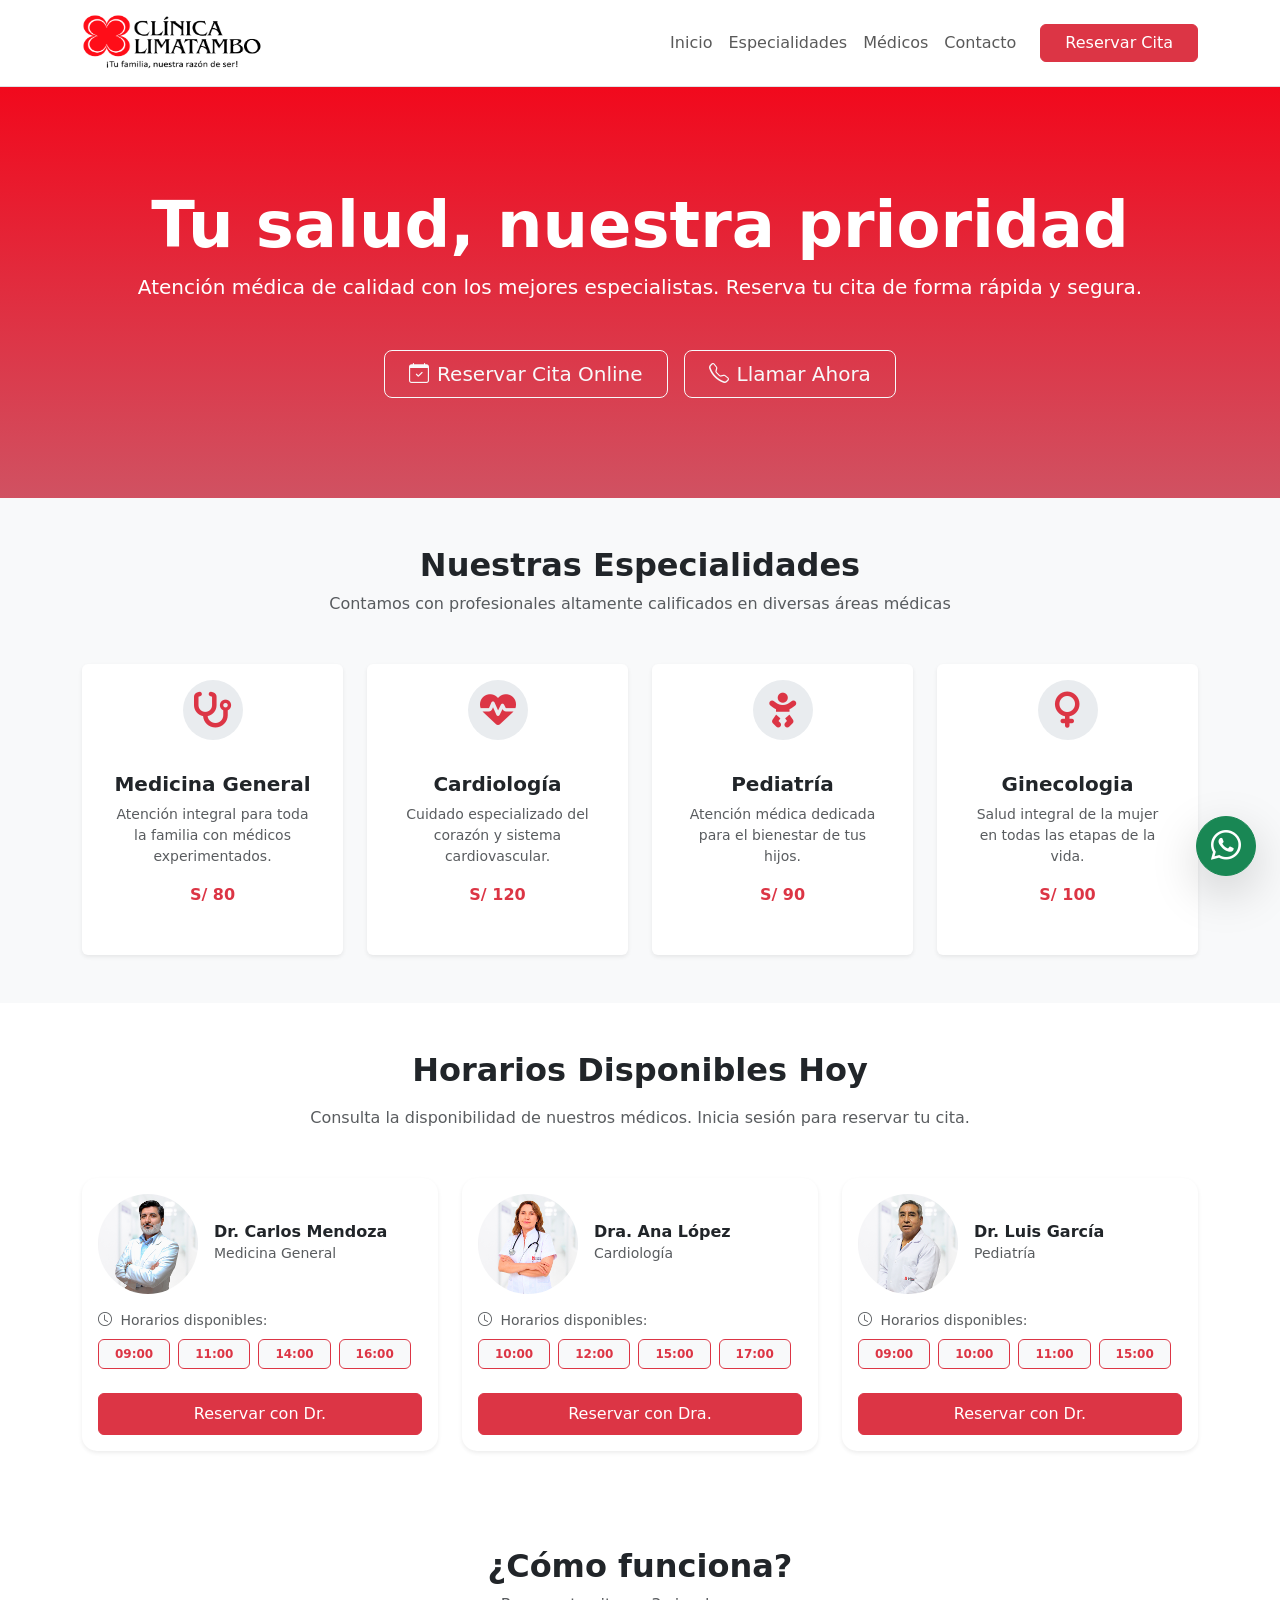
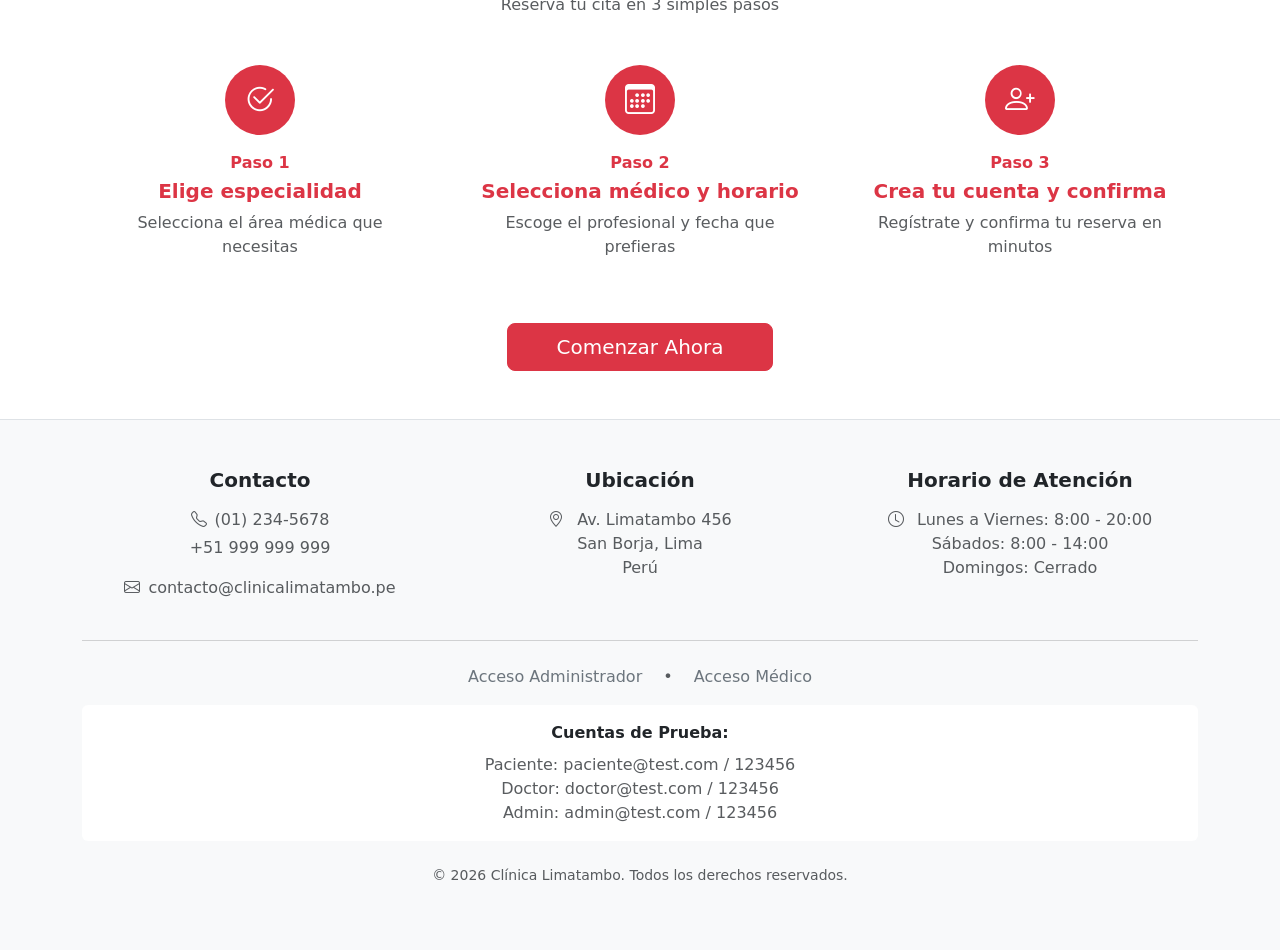
<file: index.html>
<!DOCTYPE html>
<html lang="es">

<head>
    <meta charset="UTF-8">
    <meta name="viewport" content="width=device-width, initial-scale=1.0">
    <title>Clínica Limatambo</title>
    <link rel="stylesheet" href="css/styles.css">
    <link rel="icon" href="img/favicon.ico">
    <link rel="stylesheet" href="https://cdnjs.cloudflare.com/ajax/libs/font-awesome/6.5.1/css/all.min.css">
    <link href="https://cdn.jsdelivr.net/npm/bootstrap@5.3.0/dist/css/bootstrap.min.css" rel="stylesheet">
    <link rel="stylesheet" href="https://cdn.jsdelivr.net/npm/bootstrap-icons@1.11.0/font/bootstrap-icons.css">
</head>

<body>

    <nav class="navbar navbar-expand-lg navbar-light bg-white border-bottom sticky-top">
        <div class="container">
            <a class="navbar-brand d-flex align-items-center" href="#">
                <img src="img/logo.png" alt="Logo Clinica Limatambo" width="180" height="60" class="me-2">
            </a>
            </Span>
            <button class="navbar-toggler" type="button" data-bs-toggle="collapse" data-bs-target="#navbarNav">
                <span class="navbar-toggler-icon"></span>
            </button>
            <div class="collapse navbar-collapse" id="navbarNav">
                <ul class="navbar-nav ms-auto align-items-center">
                    <li class="nav-item"><a class="nav-link" href="#">Inicio</a></li>
                    <li class="nav-item"><a class="nav-link" href="#">Especialidades</a></li>
                    <li class="nav-item"><a class="nav-link" href="#">Médicos</a></li>
                    <li class="nav-item"><a class="nav-link" href="#">Contacto</a></li>
                    <li class="nav-item ms-lg-3">
                        <a class="btn btn-danger px-4" href="#" data-bs-toggle="modal"
                            data-bs-target="#modalRegistro">Reservar Cita</a>
                    </li>
                </ul>
            </div>
        </div>
    </nav>

    <header class="hero-section text-center">
        <div class="container">
            <h1 class="display-3 fw-bold">Tu salud, nuestra prioridad</h1>
            <p class="lead mb-5">Atención médica de calidad con los mejores especialistas. Reserva tu cita de forma
                rápida y segura.</p>
            <div class="d-flex justify-content-center gap-3">
                <a href="#" class="btn btn-outline-light btn-lg px-4" data-bs-toggle="modal"
                    data-bs-target="#modalRegistro"><i class="bi bi-calendar-check me-2"></i>Reservar Cita Online</a>
                <a href="#" class="btn btn-outline-light btn-lg px-4"><i class="bi bi-telephone me-2"></i>Llamar
                    Ahora</a>
            </div>
        </div>
    </header>

    <section class="py-5 bg-light">
        <div class="container text-center">
            <h2 class="fw-bold">Nuestras Especialidades</h2>
            <p class="text-muted mb-5">Contamos con profesionales altamente calificados en diversas áreas médicas</p>

            <div class="row g-4">
                <div class="col-md-3">
                    <div class="card h-100 border-0 shadow-sm card-specialty p-3">
                        <div class="icon-circle mb-3 mx-auto"><i class="fa-solid fa-stethoscope fa-xl text-danger"></i>
                        </div>
                        <div class="card-body">
                            <h5 class="card-title fw-bold">Medicina General</h5>
                            <p class="card-text text-muted small">Atención integral para toda la familia con médicos
                                experimentados.</p>
                            <p class="text-danger fw-bold">S/ 80</p>
                        </div>
                    </div>
                </div>
                <div class="col-md-3">
                    <div class="card h-100 border-0 shadow-sm card-specialty p-3">
                        <div class="icon-circle mb-3 mx-auto"><i class="fa-solid fa-heart-pulse fa-xl text-danger"></i>
                        </div>
                        <div class="card-body">
                            <h5 class="card-title fw-bold">Cardiología</h5>
                            <p class="card-text text-muted small">Cuidado especializado del corazón y sistema
                                cardiovascular.</p>
                            <p class="text-danger fw-bold">S/ 120</p>
                        </div>
                    </div>
                </div>
                <div class="col-md-3">
                    <div class="card h-100 border-0 shadow-sm card-specialty p-3">
                        <div class="icon-circle mb-3 mx-auto"><i class="fa-solid fa-baby fa-xl text-danger"></i></div>
                        <div class="card-body">
                            <h5 class="card-title fw-bold">Pediatría</h5>
                            <p class="card-text text-muted small">Atención médica dedicada para el bienestar de tus
                                hijos.</p>
                            <p class="text-danger fw-bold">S/ 90</p>
                        </div>
                    </div>
                </div>
                <div class="col-md-3">
                    <div class="card h-100 border-0 shadow-sm card-specialty p-3">
                        <div class="icon-circle mb-3 mx-auto"><i class="fa-solid fa-venus fa-xl text-danger"></i></div>
                        <div class="card-body">
                            <h5 class="card-title fw-bold">Ginecologia</h5>
                            <p class="card-text text-muted small">Salud integral de la mujer en todas las etapas de la
                                vida.</p>
                            <p class="text-danger fw-bold">S/ 100</p>
                        </div>
                    </div>
                </div>

            </div>
        </div>
    </section>
    <section class="py-5">
        <div class="container text-center">
            <h2 class="fw-bold mb-3 text-block">Horarios Disponibles Hoy</h2>
            <p class="text-muted mb-5">Consulta la disponibilidad de nuestros médicos. Inicia sesión para reservar tu
                cita.</p>

            <div class="row g-4">
                <div class="col-md-4">
                    <div class="card h-100 border-0 shadow-sm p-3" style="border-radius: 15px;">
                        <div class="d-flex align-items-center mb-3">
                            <img src="img/dr carlos mendoza.jpg" class="rounded-circle me-3 icon-doctor"
                                alt="Dr. Carlos">
                            <div class="text-start">
                                <h6 class="fw-bold mb-0 text-block">Dr. Carlos Mendoza</h6>
                                <small class="text-muted">Medicina General</small>
                            </div>
                        </div>

                        <p class="text-start small text-muted mb-2"><i class="bi bi-clock me-1"></i> Horarios
                            disponibles:</p>

                        <div class="d-flex flex-wrap gap-2 mb-4">
                            <span class="badge border border-danger text-danger bg-light px-3 py-2">09:00</span>
                            <span class="badge border border-danger text-danger bg-light px-3 py-2">11:00</span>
                            <span class="badge border border-danger text-danger bg-light px-3 py-2">14:00</span>
                            <span class="badge border border-danger text-danger bg-light px-3 py-2">16:00</span>
                        </div>

                        <button class="btn btn-primary w-100 py-2 btn-danger" data-bs-toggle="modal"
                            data-bs-target="#modalRegistro">Reservar con Dr.</button>
                    </div>
                </div>

                <div class="col-md-4">
                    <div class="card h-100 border-0 shadow-sm p-3" style="border-radius: 15px;">
                        <div class="d-flex align-items-center mb-3">
                            <img src="img/dr ana lopez.jpg" class="rounded-circle me-3 icon-doctor" alt="Dra. Ana">
                            <div class="text-start">
                                <h6 class="fw-bold mb-0 text-block">Dra. Ana López</h6>
                                <small class="text-muted">Cardiología</small>
                            </div>
                        </div>
                        <p class="text-start small text-muted mb-2"><i class="bi bi-clock me-1"></i> Horarios
                            disponibles:</p>
                        <div class="d-flex flex-wrap gap-2 mb-4">
                            <span class="badge border border-danger text-danger bg-light px-3 py-2">10:00</span>
                            <span class="badge border border-danger text-danger bg-light px-3 py-2">12:00</span>
                            <span class="badge border border-danger text-danger bg-light px-3 py-2">15:00</span>
                            <span class="badge border border-danger text-danger bg-light px-3 py-2">17:00</span>
                        </div>
                        <button class="btn btn-primary w-100 py-2 btn-danger" data-bs-toggle="modal"
                            data-bs-target="#modalRegistro">Reservar con Dra.</button>
                    </div>
                </div>

                <div class="col-md-4">
                    <div class="card h-100 border-0 shadow-sm p-3" style="border-radius: 15px;">
                        <div class="d-flex align-items-center mb-3">
                            <img src="img/dr luis garcia.jpg" class="rounded-circle me-3 icon-doctor" alt="Dr. Luis">
                            <div class="text-start">
                                <h6 class="fw-bold mb-0 text-block">Dr. Luis García</h6>
                                <small class="text-muted">Pediatría</small>
                            </div>
                        </div>
                        <p class="text-start small text-muted mb-2"><i class="bi bi-clock me-1"></i> Horarios
                            disponibles:</p>
                        <div class="d-flex flex-wrap gap-2 mb-4">
                            <span class="badge border border-danger text-danger bg-light px-3 py-2">09:00</span>
                            <span class="badge border border-danger text-danger bg-light px-3 py-2">10:00</span>
                            <span class="badge border border-danger text-danger bg-light px-3 py-2">11:00</span>
                            <span class="badge border border-danger text-danger bg-light px-3 py-2">15:00</span>
                        </div>
                        <button class="btn btn-primary w-100 py-2 btn-danger" data-bs-toggle="modal"
                            data-bs-target="#modalRegistro">Reservar con Dr.</button>
                    </div>
                </div>
            </div>
        </div>
    </section>
    <section class="py-5 bg-white">
        <div class="container text-center">
            <h2 class="fw-bold mb-2 text-block">¿Cómo funciona?</h2>
            <p class="text-muted mb-5">Reserva tu cita en 3 simples pasos</p>

            <div class="row g-4 mb-5">
                <div class="col-md-4">
                    <div class="d-flex flex-column align-items-center">
                        <div
                            class="rounded-circle d-flex align-items-center justify-content-center mb-3 icon-circle-comofunciona">
                            <i class="bi bi-check2-circle"></i>
                        </div>
                        <p class="text-danger fw-bold mb-1">Paso 1</p>
                        <h5 class="fw-bold text-danger">Elige especialidad</h5>
                        <p class="text-muted px-4">Selecciona el área médica que necesitas</p>
                    </div>
                </div>

                <div class="col-md-4">
                    <div class="d-flex flex-column align-items-center">
                        <div
                            class="rounded-circle d-flex align-items-center justify-content-center mb-3 icon-circle-comofunciona">
                            <i class="bi bi-calendar3"></i>
                        </div>
                        <p class="text-danger fw-bold mb-1">Paso 2</p>
                        <h5 class="fw-bold text-danger">Selecciona médico y horario</h5>
                        <p class="text-muted px-4">Escoge el profesional y fecha que prefieras</p>
                    </div>
                </div>

                <div class="col-md-4">
                    <div class="d-flex flex-column align-items-center">
                        <div
                            class="rounded-circle d-flex align-items-center justify-content-center mb-3 icon-circle-comofunciona">
                            <i class="bi bi-person-plus"></i>
                        </div>
                        <p class="text-danger fw-bold mb-1">Paso 3</p>
                        <h5 class="fw-bold text-danger">Crea tu cuenta y confirma</h5>
                        <p class="text-muted px-4">Regístrate y confirma tu reserva en minutos</p>
                    </div>
                </div>
            </div>

            <button class="btn btn-danger btn-lg px-5" data-bs-toggle="modal" data-bs-target="#modalRegistro">Comenzar
                Ahora</button>
        </div>
    </section>
    <footer class="py-5 bg-light border-top">
        <div class="container">
            <div class="row text-center mb-4">

                <div class="col-md-4 mb-4 mb-md-0">
                    <h5 class="fw-bold mb-3">Contacto</h5>
                    <p class="text-muted mb-1"><i class="bi bi-telephone me-2"></i>(01) 234-5678</p>
                    <p class="text-muted mb-3"><span>+51 999 999 999</span></p>
                    <p class="text-muted"><i class="bi bi-envelope me-2"></i>contacto@clinicalimatambo.pe</p>
                </div>

                <div class="col-md-4 mb-4 mb-md-0">
                    <h5 class="fw-bold mb-3">Ubicación</h5>
                    <p class="text-muted">
                        <i class="bi bi-geo-alt me-2"></i>
                        <span>Av. Limatambo 456<br>San Borja, Lima<br>Perú</span>
                    </p>
                </div>

                <div class="col-md-4">
                    <h5 class="fw-bold mb-3">Horario de Atención</h5>
                    <p class="text-muted">
                        <i class="bi bi-clock me-2"></i>
                        <span>
                            Lunes a Viernes: 8:00 - 20:00<br>
                            Sábados: 8:00 - 14:00<br>
                            Domingos: Cerrado
                        </span>
                    </p>
                </div>
            </div>

            <hr class="text-muted opacity-25">

            <div class="text-center mt-4">
                <div class="mb-3">
                    <a href="admin.html" class="text-decoration-none me-3 text-secondary">Acceso Administrador</a>
                    <span class="text-muted">•</span>
                    <a href="medico.html" class="text-decoration-none ms-3 text-secondary">Acceso Médico</a>
                </div>

                <div class="bg-white p-3 rounded mx-auto mb-4">
                    <p class="fw-bold mb-2">Cuentas de Prueba:</p>
                    <div class="text-muted">
                        Paciente: paciente@test.com / 123456<br>
                        Doctor: doctor@test.com / 123456<br>
                        Admin: admin@test.com / 123456
                    </div>
                </div>

                <p class="text-muted small">© 2026 Clínica Limatambo. Todos los derechos reservados.</p>
            </div>
        </div>
    </footer>

    <a href="#" class="position-fixed bottom-0 end-0 m-4 btn btn-success rounded-circle shadow-lg"
        style="width: 60px; height: 60px; display: flex; align-items: center; justify-content: center; font-size: 30px;">
        <i class="bi bi-whatsapp"></i>
    </a>

    <div class="modal fade" id="modalRegistro" tabindex="-1" aria-hidden="true">
        <div class="modal-dialog modal-dialog-centered">
            <div class="modal-content border-0 shadow-lg" style="border-radius: 20px;">

                <div class="modal-header border-0 pt-4 px-4">
                    <h5 class="modal-title fw-bold">Crea tu cuenta para continuar</h5>
                    <button type="button" class="btn-close" data-bs-dismiss="modal" aria-label="Close"></button>
                </div>

                <div class="modal-body p-4">
                    <form>
                        <div class="mb-3">
                            <label class="form-label fw-bold small text-muted">Nombre Completo</label>
                            <input type="text" class="form-control bg-light border-0 py-2"
                                placeholder="Ej: María González López" required>
                        </div>

                        <div class="mb-3">
                            <label class="form-label fw-bold small text-muted">DNI</label>
                            <input type="text" class="form-control bg-light border-0 py-2" placeholder="12345678"
                                maxlength="8" inputmode="numeric" required>
                        </div>

                        <div class="mb-3">
                            <label class="form-label fw-bold small text-muted">Teléfono</label>
                            <input type="tel" class="form-control bg-light border-0 py-2" placeholder="+51 999 999 999"
                                oninput="this.value = this.value.replace(/[^ 0-9+]/g, '')" maxlength="15"
                                inputmode="tel" required>
                        </div>

                        <div class="mb-3">
                            <label class="form-label fw-bold small text-muted">Correo Electrónico</label>
                            <input type="email" class="form-control bg-light border-0 py-2" placeholder="tu@email.com"
                                required>
                        </div>

                        <div class="mb-3">
                            <label class="form-label fw-bold small text-muted">Fecha de Nacimiento</label>
                            <input type="date" class="form-control bg-light border-0 py-2" required>
                        </div>

                        <div class="mb-4">
                            <label class="form-label fw-bold small text-muted">Contraseña</label>
                            <input type="password" class="form-control bg-light border-0 py-2"
                                placeholder="Mínimo 6 caracteres" minlength="6" required>
                        </div>

                        <button type="submit" class="btn btn-danger w-100 py-3 fw-bold">
                            Crear cuenta y continuar
                        </button>
                    </form>
                </div>

                <div class="modal-footer border-0 justify-content-center pb-4">
                    <a href="#" class="text-decoration-none small text-danger">Ya tengo cuenta — Iniciar sesión</a>
                </div>
            </div>
        </div>
    </div>

    <script src="https://cdn.jsdelivr.net/npm/bootstrap@5.3.0/dist/js/bootstrap.bundle.min.js"></script>
</body>

</html>
</file>
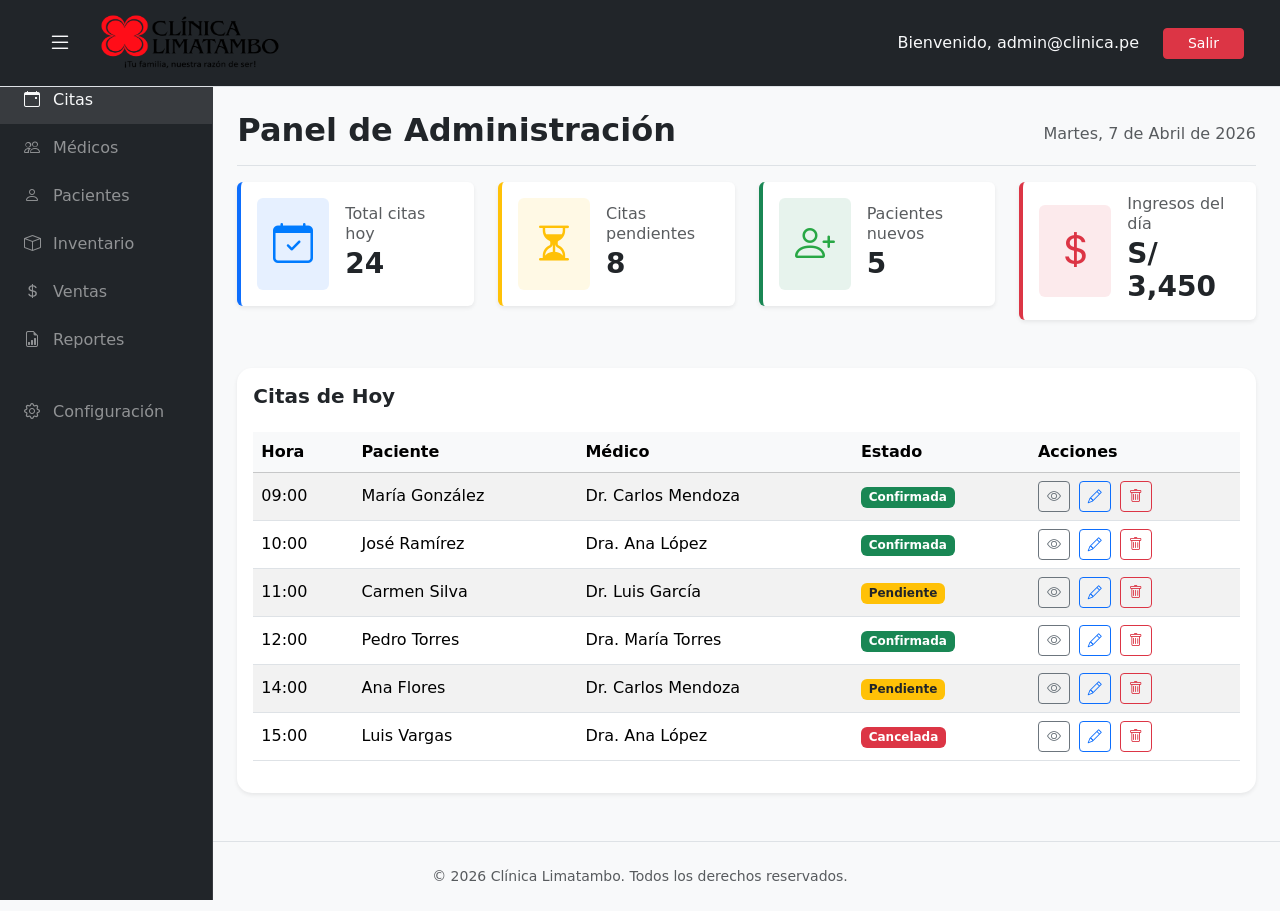
<file: admin.html>
<!DOCTYPE html>
<html lang="es">
<head>
    <meta charset="UTF-8">
    <meta name="viewport" content="width=device-width, initial-scale=1.0">
    <title>Panel de Administración - Clínica Limatambo</title>
    <link rel="stylesheet" href="css/styles.css">
    <link rel="icon" href="img/favicon.ico">
    <link rel="stylesheet" href="https://cdnjs.cloudflare.com/ajax/libs/font-awesome/6.5.1/css/all.min.css">
    <link href="https://cdn.jsdelivr.net/npm/bootstrap@5.3.0/dist/css/bootstrap.min.css" rel="stylesheet">
    <link rel="stylesheet" href="https://cdn.jsdelivr.net/npm/bootstrap-icons@1.11.0/font/bootstrap-icons.css">
</head>

<body class="bg-light">

<nav class="navbar navbar-expand-lg navbar-dark bg-dark border-bottom sticky-top">
    <div class="container-fluid mx-4">
        <button id="btnToggleSidebar" class="btn btn-outline-light border-0 me-3 fs-4" title="Ocultar/Mostrar Menú">
            <i class="bi bi-list"></i>
        </button>
        
        <a class="navbar-brand d-flex align-items-center" href="index.html">
            <img src="img/logo.png" alt="Logo Clinica Limatambo" width="180" height="60" class="me-2">
        </a>
        <button class="navbar-toggler" type="button" data-bs-toggle="collapse" data-bs-target="#navbarNav">
            <span class="navbar-toggler-icon"></span>
        </button>
        <div class="collapse navbar-collapse" id="navbarNav">
            <ul class="navbar-nav ms-auto align-items-center">
                <li class="nav-item text-light me-4">Bienvenido, admin@clinica.pe</li>
                <li class="nav-item">
                    <a class="btn btn-danger btn-sm px-4" href="index.html">Salir</a>
                </li>
            </ul>
        </div>
    </div>
</nav>

<div class="container-fluid">
    <div class="row">
        <nav id="sidebarMenu" class="col-md-3 col-lg-2 d-md-block bg-dark sidebar collapse p-0 transition-all">
            <div class="position-sticky pt-3">
                <ul class="nav flex-column">
                    <li class="nav-item">
                        <a class="nav-link active text-light" aria-current="page" href="#">
                            <i class="bi bi-calendar-event me-2"></i> Citas
                        </a>
                    </li>
                    <li class="nav-item">
                        <a class="nav-link text-white-50" href="#">
                            <i class="bi bi-people me-2"></i> Médicos
                        </a>
                    </li>
                    <li class="nav-item">
                        <a class="nav-link text-white-50" href="#">
                            <i class="bi bi-person me-2"></i> Pacientes
                        </a>
                    </li>
                    <li class="nav-item">
                        <a class="nav-link text-white-50" href="#">
                            <i class="bi bi-box me-2"></i> Inventario
                        </a>
                    </li>
                    <li class="nav-item">
                        <a class="nav-link text-white-50" href="#">
                            <i class="bi bi-currency-dollar me-2"></i> Ventas
                        </a>
                    </li>
                    <li class="nav-item">
                        <a class="nav-link text-white-50" href="#">
                            <i class="bi bi-file-earmark-bar-graph me-2"></i> Reportes
                        </a>
                    </li>
                    <li class="nav-item mt-4">
                        <a class="nav-link text-white-50" href="#">
                            <i class="bi bi-gear me-2"></i> Configuración
                        </a>
                    </li>
                </ul>
            </div>
        </nav>

        <main id="mainContent" class="col-md-9 ms-sm-auto col-lg-10 px-md-4 pt-4 transition-all">
            <div class="d-flex justify-content-between flex-wrap flex-md-nowrap align-items-center pb-2 mb-3 border-bottom">
                <h1 class="h2 fw-bold text-block">Panel de Administración</h1>
                <div class="text-muted">Martes, 7 de Abril de 2026</div>
            </div>

            <div class="row g-4 mb-5">
                <div class="col-md-3">
                    <div class="card card-summary shadow-sm border-0 border-start border-4 border-primary">
                        <div class="card-body d-flex align-items-center">
                            <i class="bi bi-calendar-check text-primary fs-1 me-3 p-3 bg-primary bg-opacity-10 rounded"></i>
                            <div>
                                <h6 class="card-subtitle text-muted mb-1">Total citas hoy</h6>
                                <h3 class="card-title fw-bold m-0">24</h3>
                            </div>
                        </div>
                    </div>
                </div>
                <div class="col-md-3">
                    <div class="card card-summary shadow-sm border-0 border-start border-4 border-warning">
                        <div class="card-body d-flex align-items-center">
                            <i class="bi bi-hourglass-split text-warning fs-1 me-3 p-3 bg-warning bg-opacity-10 rounded"></i>
                            <div>
                                <h6 class="card-subtitle text-muted mb-1">Citas pendientes</h6>
                                <h3 class="card-title fw-bold m-0">8</h3>
                            </div>
                        </div>
                    </div>
                </div>
                <div class="col-md-3">
                    <div class="card card-summary shadow-sm border-0 border-start border-4 border-success">
                        <div class="card-body d-flex align-items-center">
                            <i class="bi bi-person-plus text-success fs-1 me-3 p-3 bg-success bg-opacity-10 rounded"></i>
                            <div>
                                <h6 class="card-subtitle text-muted mb-1">Pacientes nuevos</h6>
                                <h3 class="card-title fw-bold m-0">5</h3>
                            </div>
                        </div>
                    </div>
                </div>
                <div class="col-md-3">
                    <div class="card card-summary shadow-sm border-0 border-start border-4 border-danger">
                        <div class="card-body d-flex align-items-center">
                            <i class="bi bi-currency-dollar text-danger fs-1 me-3 p-3 bg-danger bg-opacity-10 rounded"></i>
                            <div>
                                <h6 class="card-subtitle text-muted mb-1">Ingresos del día</h6>
                                <h3 class="card-title fw-bold m-0">S/ 3,450</h3>
                            </div>
                        </div>
                    </div>
                </div>
            </div>

            <div class="card border-0 shadow-sm p-3 mb-5" style="border-radius: 15px;">
                <h5 class="fw-bold mb-4 text-block">Citas de Hoy</h5>
                <div class="table-responsive">
                    <table class="table table-striped table-hover align-middle">
                        <thead class="table-light">
                            <tr>
                                <th>Hora</th>
                                <th>Paciente</th>
                                <th>Médico</th>
                                <th>Estado</th>
                                <th>Acciones</th>
                            </tr>
                        </thead>
                        <tbody>
                            <tr>
                                <td>09:00</td>
                                <td>María González</td>
                                <td>Dr. Carlos Mendoza</td>
                                <td><span class="badge bg-success">Confirmada</span></td>
                                <td>
                                    <button class="btn btn-outline-secondary btn-sm"><i class="bi bi-eye"></i></button>
                                    <button class="btn btn-outline-primary btn-sm mx-1"><i class="bi bi-pencil"></i></button>
                                    <button class="btn btn-outline-danger btn-sm"><i class="bi bi-trash"></i></button>
                                </td>
                            </tr>
                            <tr>
                                <td>10:00</td>
                                <td>José Ramírez</td>
                                <td>Dra. Ana López</td>
                                <td><span class="badge bg-success">Confirmada</span></td>
                                <td>
                                    <button class="btn btn-outline-secondary btn-sm"><i class="bi bi-eye"></i></button>
                                    <button class="btn btn-outline-primary btn-sm mx-1"><i class="bi bi-pencil"></i></button>
                                    <button class="btn btn-outline-danger btn-sm"><i class="bi bi-trash"></i></button>
                                </td>
                            </tr>
                            <tr>
                                <td>11:00</td>
                                <td>Carmen Silva</td>
                                <td>Dr. Luis García</td>
                                <td><span class="badge bg-warning text-dark">Pendiente</span></td>
                                <td>
                                    <button class="btn btn-outline-secondary btn-sm"><i class="bi bi-eye"></i></button>
                                    <button class="btn btn-outline-primary btn-sm mx-1"><i class="bi bi-pencil"></i></button>
                                    <button class="btn btn-outline-danger btn-sm"><i class="bi bi-trash"></i></button>
                                </td>
                            </tr>
                            <tr>
                                <td>12:00</td>
                                <td>Pedro Torres</td>
                                <td>Dra. María Torres</td>
                                <td><span class="badge bg-success">Confirmada</span></td>
                                <td>
                                    <button class="btn btn-outline-secondary btn-sm"><i class="bi bi-eye"></i></button>
                                    <button class="btn btn-outline-primary btn-sm mx-1"><i class="bi bi-pencil"></i></button>
                                    <button class="btn btn-outline-danger btn-sm"><i class="bi bi-trash"></i></button>
                                </td>
                            </tr>
                            <tr>
                                <td>14:00</td>
                                <td>Ana Flores</td>
                                <td>Dr. Carlos Mendoza</td>
                                <td><span class="badge bg-warning text-dark">Pendiente</span></td>
                                <td>
                                    <button class="btn btn-outline-secondary btn-sm"><i class="bi bi-eye"></i></button>
                                    <button class="btn btn-outline-primary btn-sm mx-1"><i class="bi bi-pencil"></i></button>
                                    <button class="btn btn-outline-danger btn-sm"><i class="bi bi-trash"></i></button>
                                </td>
                            </tr>
                            <tr>
                                <td>15:00</td>
                                <td>Luis Vargas</td>
                                <td>Dra. Ana López</td>
                                <td><span class="badge bg-danger">Cancelada</span></td>
                                <td>
                                    <button class="btn btn-outline-secondary btn-sm"><i class="bi bi-eye"></i></button>
                                    <button class="btn btn-outline-primary btn-sm mx-1"><i class="bi bi-pencil"></i></button>
                                    <button class="btn btn-outline-danger btn-sm"><i class="bi bi-trash"></i></button>
                                </td>
                            </tr>
                        </tbody>
                    </table>
                </div>
            </div>

        </main>
    </div>
</div>

<footer class="py-4 bg-light border-top mt-auto">
    <div class="container text-center">
        <p class="text-muted small mb-0">© 2026 Clínica Limatambo. Todos los derechos reservados.</p>
    </div>
</footer>

<script src="https://cdn.jsdelivr.net/npm/bootstrap@5.3.0/dist/js/bootstrap.bundle.min.js"></script>

<script>
    document.getElementById('btnToggleSidebar').addEventListener('click', function() {
        const sidebar = document.getElementById('sidebarMenu');
        const mainContent = document.getElementById('mainContent');
        
        // Alternar clases del sidebar
        sidebar.classList.toggle('d-none');
        sidebar.classList.toggle('d-md-block');
        
        // Alternar ancho del contenido principal
        if(sidebar.classList.contains('d-none')) {
            mainContent.classList.remove('col-md-9', 'col-lg-10');
            mainContent.classList.add('col-12');
        } else {
            mainContent.classList.remove('col-12');
            mainContent.classList.add('col-md-9', 'col-lg-10');
        }
    });
</script>
</body>
</html>
</file>
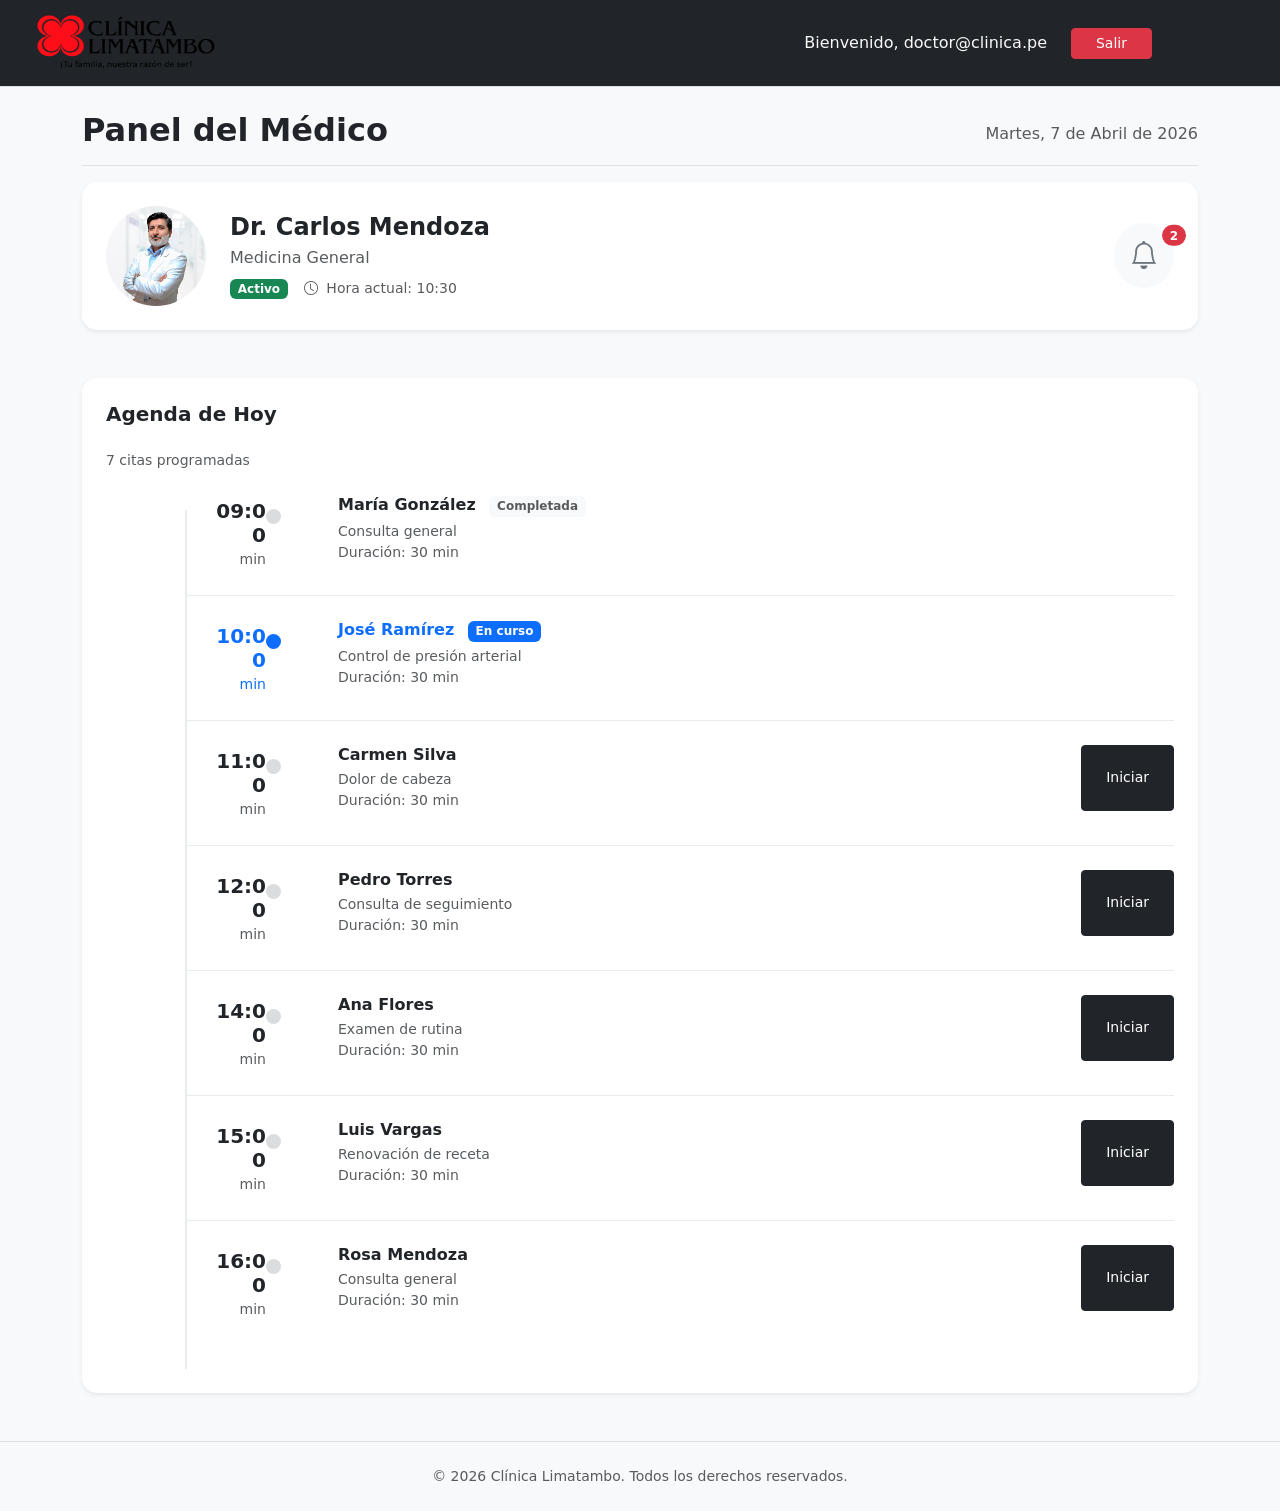
<file: medico.html>
<!DOCTYPE html>
<html lang="es">
<head>
    <meta charset="UTF-8">
    <meta name="viewport" content="width=device-width, initial-scale=1.0">
    <title>Panel del Médico - Clínica Limatambo</title>
    <link rel="stylesheet" href="css/styles.css">
    <link rel="icon" href="img/favicon.ico">
    <link rel="stylesheet" href="https://cdnjs.cloudflare.com/ajax/libs/font-awesome/6.5.1/css/all.min.css">
    <link href="https://cdn.jsdelivr.net/npm/bootstrap@5.3.0/dist/css/bootstrap.min.css" rel="stylesheet">
    <link rel="stylesheet" href="https://cdn.jsdelivr.net/npm/bootstrap-icons@1.11.0/font/bootstrap-icons.css">
</head>

<body class="bg-light d-flex flex-column min-vh-100">

<nav class="navbar navbar-expand-lg navbar-dark bg-dark border-bottom sticky-top">
    <div class="container mx-4">
        <a class="navbar-brand d-flex align-items-center" href="index.html">
            <img src="img/logo.png" alt="Logo Clinica Limatambo" width="180" height="60" class="me-2">
        </a>
        <button class="navbar-toggler" type="button" data-bs-toggle="collapse" data-bs-target="#navbarNav">
            <span class="navbar-toggler-icon"></span>
        </button>
        <div class="collapse navbar-collapse" id="navbarNav">
            <ul class="navbar-nav ms-auto align-items-center">
                <li class="nav-item text-light me-4">Bienvenido, doctor@clinica.pe</li>
                <li class="nav-item">
                    <a class="btn btn-danger btn-sm px-4" href="index.html">Salir</a>
                </li>
            </ul>
        </div>
    </div>
</nav>

<main class="flex-grow-1 pt-4">
    <div class="container">
        <div class="d-flex justify-content-between flex-wrap flex-md-nowrap align-items-center pb-2 mb-3 border-bottom">
            <h1 class="h2 fw-bold text-block">Panel del Médico</h1>
            <div class="text-muted">Martes, 7 de Abril de 2026</div>
        </div>

        <div class="card border-0 shadow-sm p-4 mb-5" style="border-radius: 15px;">
            <div class="d-flex align-items-center">
                <img src="img/dr carlos mendoza.jpg" class="rounded-circle me-4" alt="Dr. Carlos Mendoza" width="100" height="100" style="object-fit: cover;">
                <div>
                    <h4 class="fw-bold mb-1 text-block">Dr. Carlos Mendoza</h4>
                    <p class="text-muted mb-2">Medicina General</p>
                    <div class="d-flex align-items-center gap-3">
                        <span class="badge bg-success">Activo</span>
                        <span class="text-muted small"><i class="bi bi-clock me-1"></i> Hora actual: 10:30</span>
                    </div>
                </div>
                <div class="ms-auto position-relative">
                    <i class="bi bi-bell text-secondary fs-3 p-3 bg-light rounded-circle"></i>
                    <span class="position-absolute top-0 start-100 translate-middle badge rounded-pill bg-danger">2</span>
                </div>
            </div>
        </div>

        <div class="card border-0 shadow-sm p-4 mb-5" style="border-radius: 15px;">
            <h5 class="fw-bold mb-4 text-block">Agenda de Hoy</h5>
            <p class="text-muted small mb-4">7 citas programadas</p>
            
            <div class="timeline position-relative">
                <div class="timeline-item d-flex align-items-start mb-4 pb-4 border-bottom position-relative">
                    <div class="timeline-time text-end me-4 pt-1 flex-shrink-0" style="width: 60px;">
                        <h5 class="fw-bold m-0 text-block">09:00</h5>
                        <small class="text-muted">min</small>
                    </div>
                    <div class="timeline-point rounded-circle bg-secondary bg-opacity-25 mt-1 me-4 position-absolute start-0" style="width: 15px; height: 15px; top: 10px; margin-left: 80px;"></div>
                    <div class="timeline-content flex-grow-1 ms-5">
                        <div class="d-flex justify-content-between">
                            <div>
                                <h6 class="fw-bold mb-1 text-block">María González <span class="badge bg-light text-muted small ms-2">Completada</span></h6>
                                <p class="text-muted mb-0 small">Consulta general</p>
                                <p class="text-muted m-0 small">Duración: 30 min</p>
                            </div>
                        </div>
                    </div>
                </div>
                
                <div class="timeline-item d-flex align-items-start mb-4 pb-4 border-bottom position-relative">
                    <div class="timeline-time text-end me-4 pt-1 flex-shrink-0" style="width: 60px;">
                        <h5 class="fw-bold m-0 text-primary">10:00</h5>
                        <small class="text-primary">min</small>
                    </div>
                    <div class="timeline-point rounded-circle bg-primary mt-1 me-4 position-absolute start-0" style="width: 15px; height: 15px; top: 10px; margin-left: 80px;"></div>
                    <div class="timeline-content flex-grow-1 ms-5">
                        <div class="d-flex justify-content-between">
                            <div>
                                <h6 class="fw-bold mb-1 text-primary">José Ramírez <span class="badge bg-primary small ms-2">En curso</span></h6>
                                <p class="text-muted mb-0 small">Control de presión arterial</p>
                                <p class="text-muted m-0 small">Duración: 30 min</p>
                            </div>
                        </div>
                    </div>
                </div>

                 <div class="timeline-item d-flex align-items-start mb-4 pb-4 border-bottom position-relative">
                    <div class="timeline-time text-end me-4 pt-1 flex-shrink-0" style="width: 60px;">
                        <h5 class="fw-bold m-0 text-block">11:00</h5>
                        <small class="text-muted">min</small>
                    </div>
                    <div class="timeline-point rounded-circle bg-secondary bg-opacity-25 mt-1 me-4 position-absolute start-0" style="width: 15px; height: 15px; top: 10px; margin-left: 80px;"></div>
                    <div class="timeline-content flex-grow-1 ms-5">
                        <div class="d-flex justify-content-between">
                            <div>
                                <h6 class="fw-bold mb-1 text-block">Carmen Silva</h6>
                                <p class="text-muted mb-0 small">Dolor de cabeza</p>
                                <p class="text-muted m-0 small">Duración: 30 min</p>
                            </div>
                            <button class="btn btn-dark btn-sm px-4">Iniciar</button>
                        </div>
                    </div>
                </div>

                <div class="timeline-item d-flex align-items-start mb-4 pb-4 border-bottom position-relative">
                    <div class="timeline-time text-end me-4 pt-1 flex-shrink-0" style="width: 60px;">
                        <h5 class="fw-bold m-0 text-block">12:00</h5>
                        <small class="text-muted">min</small>
                    </div>
                    <div class="timeline-point rounded-circle bg-secondary bg-opacity-25 mt-1 me-4 position-absolute start-0" style="width: 15px; height: 15px; top: 10px; margin-left: 80px;"></div>
                    <div class="timeline-content flex-grow-1 ms-5">
                        <div class="d-flex justify-content-between">
                            <div>
                                <h6 class="fw-bold mb-1 text-block">Pedro Torres</h6>
                                <p class="text-muted mb-0 small">Consulta de seguimiento</p>
                                <p class="text-muted m-0 small">Duración: 30 min</p>
                            </div>
                            <button class="btn btn-dark btn-sm px-4">Iniciar</button>
                        </div>
                    </div>
                </div>

                <div class="timeline-item d-flex align-items-start mb-4 pb-4 border-bottom position-relative">
                    <div class="timeline-time text-end me-4 pt-1 flex-shrink-0" style="width: 60px;">
                        <h5 class="fw-bold m-0 text-block">14:00</h5>
                        <small class="text-muted">min</small>
                    </div>
                    <div class="timeline-point rounded-circle bg-secondary bg-opacity-25 mt-1 me-4 position-absolute start-0" style="width: 15px; height: 15px; top: 10px; margin-left: 80px;"></div>
                    <div class="timeline-content flex-grow-1 ms-5">
                        <div class="d-flex justify-content-between">
                            <div>
                                <h6 class="fw-bold mb-1 text-block">Ana Flores</h6>
                                <p class="text-muted mb-0 small">Examen de rutina</p>
                                <p class="text-muted m-0 small">Duración: 30 min</p>
                            </div>
                            <button class="btn btn-dark btn-sm px-4">Iniciar</button>
                        </div>
                    </div>
                </div>

                <div class="timeline-item d-flex align-items-start mb-4 pb-4 border-bottom position-relative">
                    <div class="timeline-time text-end me-4 pt-1 flex-shrink-0" style="width: 60px;">
                        <h5 class="fw-bold m-0 text-block">15:00</h5>
                        <small class="text-muted">min</small>
                    </div>
                    <div class="timeline-point rounded-circle bg-secondary bg-opacity-25 mt-1 me-4 position-absolute start-0" style="width: 15px; height: 15px; top: 10px; margin-left: 80px;"></div>
                    <div class="timeline-content flex-grow-1 ms-5">
                        <div class="d-flex justify-content-between">
                            <div>
                                <h6 class="fw-bold mb-1 text-block">Luis Vargas</h6>
                                <p class="text-muted mb-0 small">Renovación de receta</p>
                                <p class="text-muted m-0 small">Duración: 30 min</p>
                            </div>
                            <button class="btn btn-dark btn-sm px-4">Iniciar</button>
                        </div>
                    </div>
                </div>

                <div class="timeline-item d-flex align-items-start mb-4 pb-4 position-relative">
                    <div class="timeline-time text-end me-4 pt-1 flex-shrink-0" style="width: 60px;">
                        <h5 class="fw-bold m-0 text-block">16:00</h5>
                        <small class="text-muted">min</small>
                    </div>
                    <div class="timeline-point rounded-circle bg-secondary bg-opacity-25 mt-1 me-4 position-absolute start-0" style="width: 15px; height: 15px; top: 10px; margin-left: 80px;"></div>
                    <div class="timeline-content flex-grow-1 ms-5">
                        <div class="d-flex justify-content-between">
                            <div>
                                <h6 class="fw-bold mb-1 text-block">Rosa Mendoza</h6>
                                <p class="text-muted mb-0 small">Consulta general</p>
                                <p class="text-muted m-0 small">Duración: 30 min</p>
                            </div>
                            <button class="btn btn-dark btn-sm px-4">Iniciar</button>
                        </div>
                    </div>
                </div>
            </div>
        </div>

    </div>
</main>

<footer class="py-4 bg-light border-top mt-auto flex-shrink-0">
    <div class="container text-center">
         <p class="text-muted small mb-0">© 2026 Clínica Limatambo. Todos los derechos reservados.</p>
    </div>
</footer>

<script src="https://cdn.jsdelivr.net/npm/bootstrap@5.3.0/dist/js/bootstrap.bundle.min.js"></script>
</body>
</html>
</file>
<file: css/styles.css>
.hero-section {
    background: linear-gradient(rgba(241, 5, 25, 0.986), rgba(187, 2, 26, 0.685));
    background-size: cover;
    color: white;
    padding: 100px 0;
}

.card-specialty {
    transition: transform 0.3s;
    border-radius: 15px;
}

.card-specialty:hover {
    transform: translateY(-10px);
}

.icon-circle {
    width: 60px;
    height: 60px;
    background-color: #e9ecef;
    border-radius: 50%;
    display: flex;
    align-items: center;
    justify-content: center;
    font-size: 24px;
    color: #0d6efd;
}

.icon-doctor {
    width: 100px;
    height: 100px;
    object-fit: cover;
}

.icon-circle-comofunciona {
    width: 70px;
    height: 70px;
    background-color: #dc3545;
    font-size: 30px;
    color: white;
}

/* --- Admin y Médico --- */

.sidebar {
    position: fixed;
    top: 60px;
    bottom: 0;
    left: 0;
    z-index: 100;
    padding: 0px 0 0;
    border-right: 1px solid #ffffff1a;
}

.sidebar .nav-link {
    font-weight: 500;
    color: #333;
    padding: 0.75rem 1.5rem;
}

.sidebar .nav-link:hover,
.sidebar .nav-link.active {
    background-color: #ffffff1a;
}

.sidebar .nav-link .bi {
    margin-right: 8px;
}

.card-summary {
    transition: transform 0.2s;
}

.card-summary:hover {
    transform: translateY(-5px);
}

.card-summary .bg-opacity-10 {
    background-color: var(--bs-primary);
    background-color: rgba(var(--bs-primary-rgb), .1);
}

.card-summary.border-primary .text-primary {
    color: #007bff !important;
}

.card-summary.border-warning .text-warning {
    color: #ffc107 !important;
}

.card-summary.border-success .text-success {
    color: #28a745 !important;
}

.card-summary.border-danger .text-danger {
    color: #dc3545 !important;
}


.timeline {
    padding-left: 80px;
}

.timeline::before {
    content: '';
    position: absolute;
    top: 15px;
    bottom: 0;
    width: 2px;
    background-color: #e9ecef;
    margin-left: -1px;
}

.timeline-item {
    position: relative;
    padding-left: 20px;
}

.timeline-point {
    position: absolute;
    z-index: 1;
}

.timeline-item.d-flex.align-items-start.border-bottom {
    border-color: #e9ecef !important;
}

.timeline-item:last-child {
    border-bottom: 0 !important;
}
</file>
